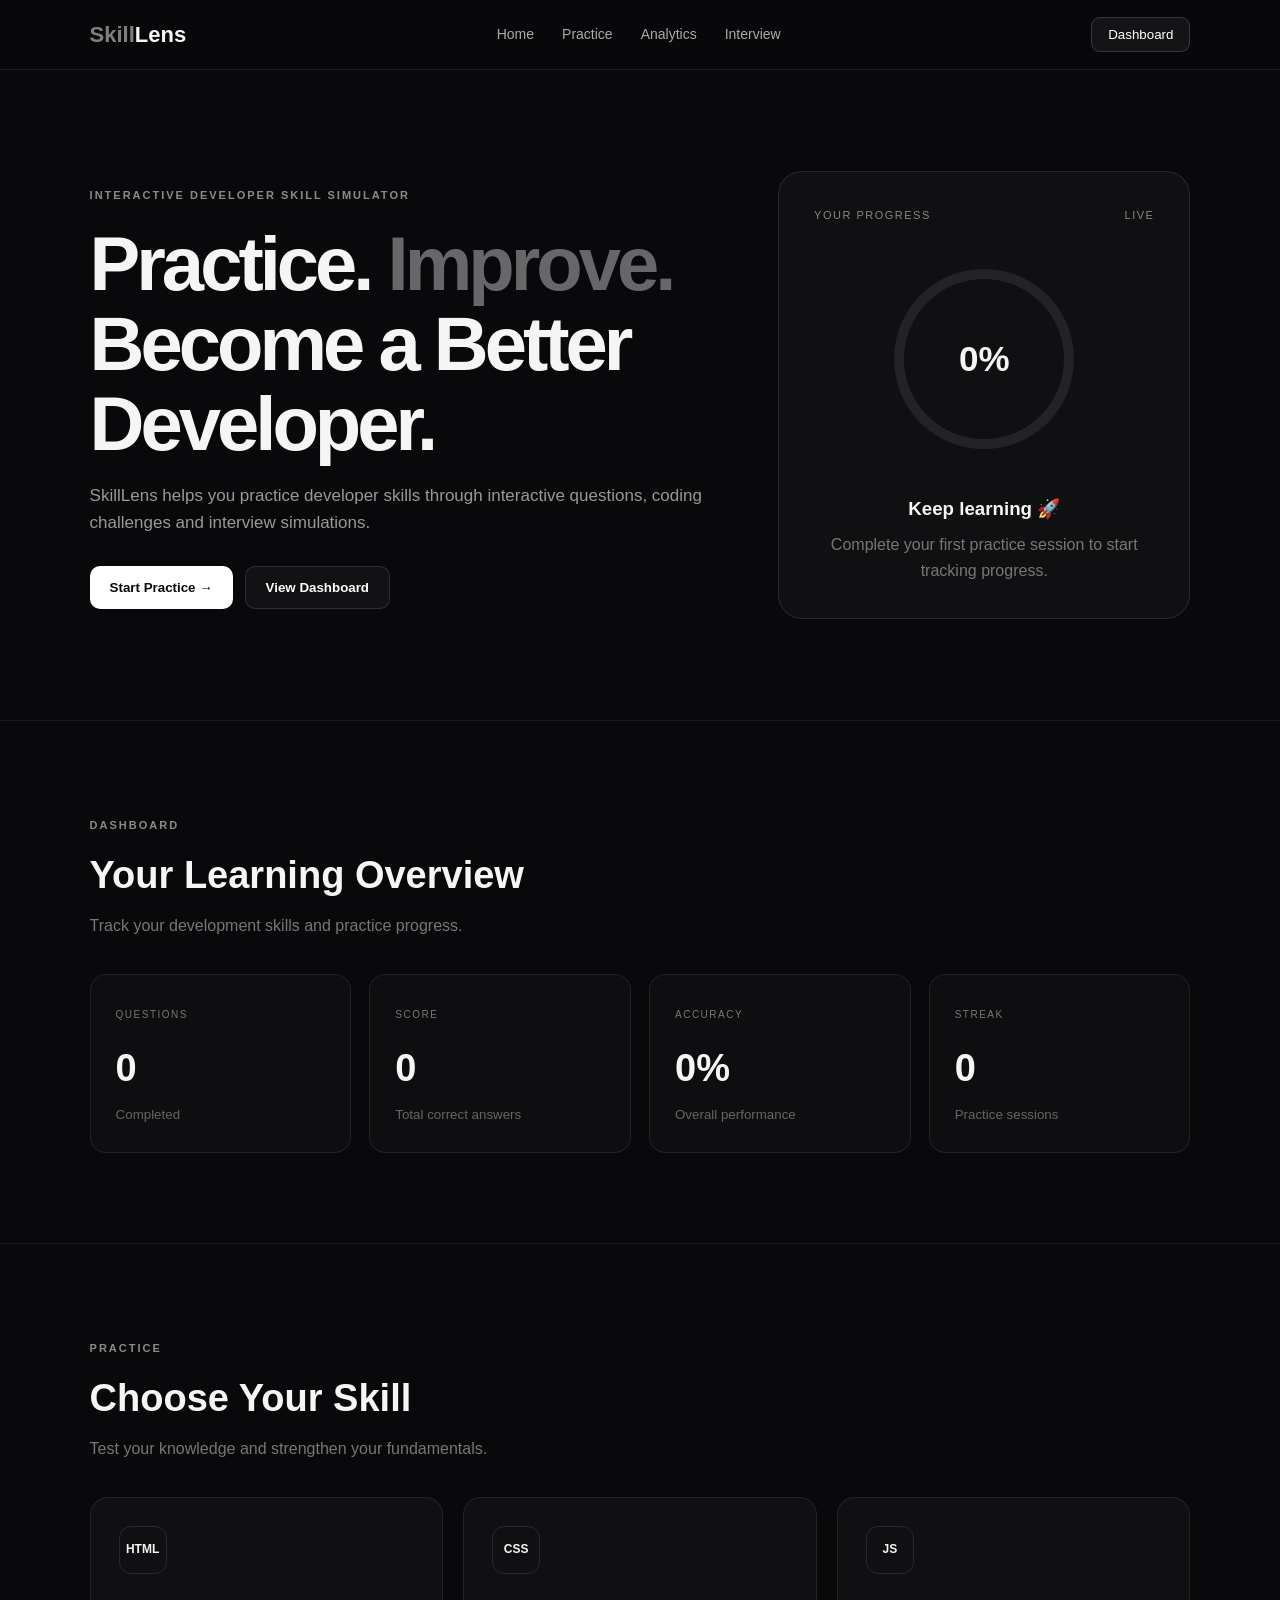
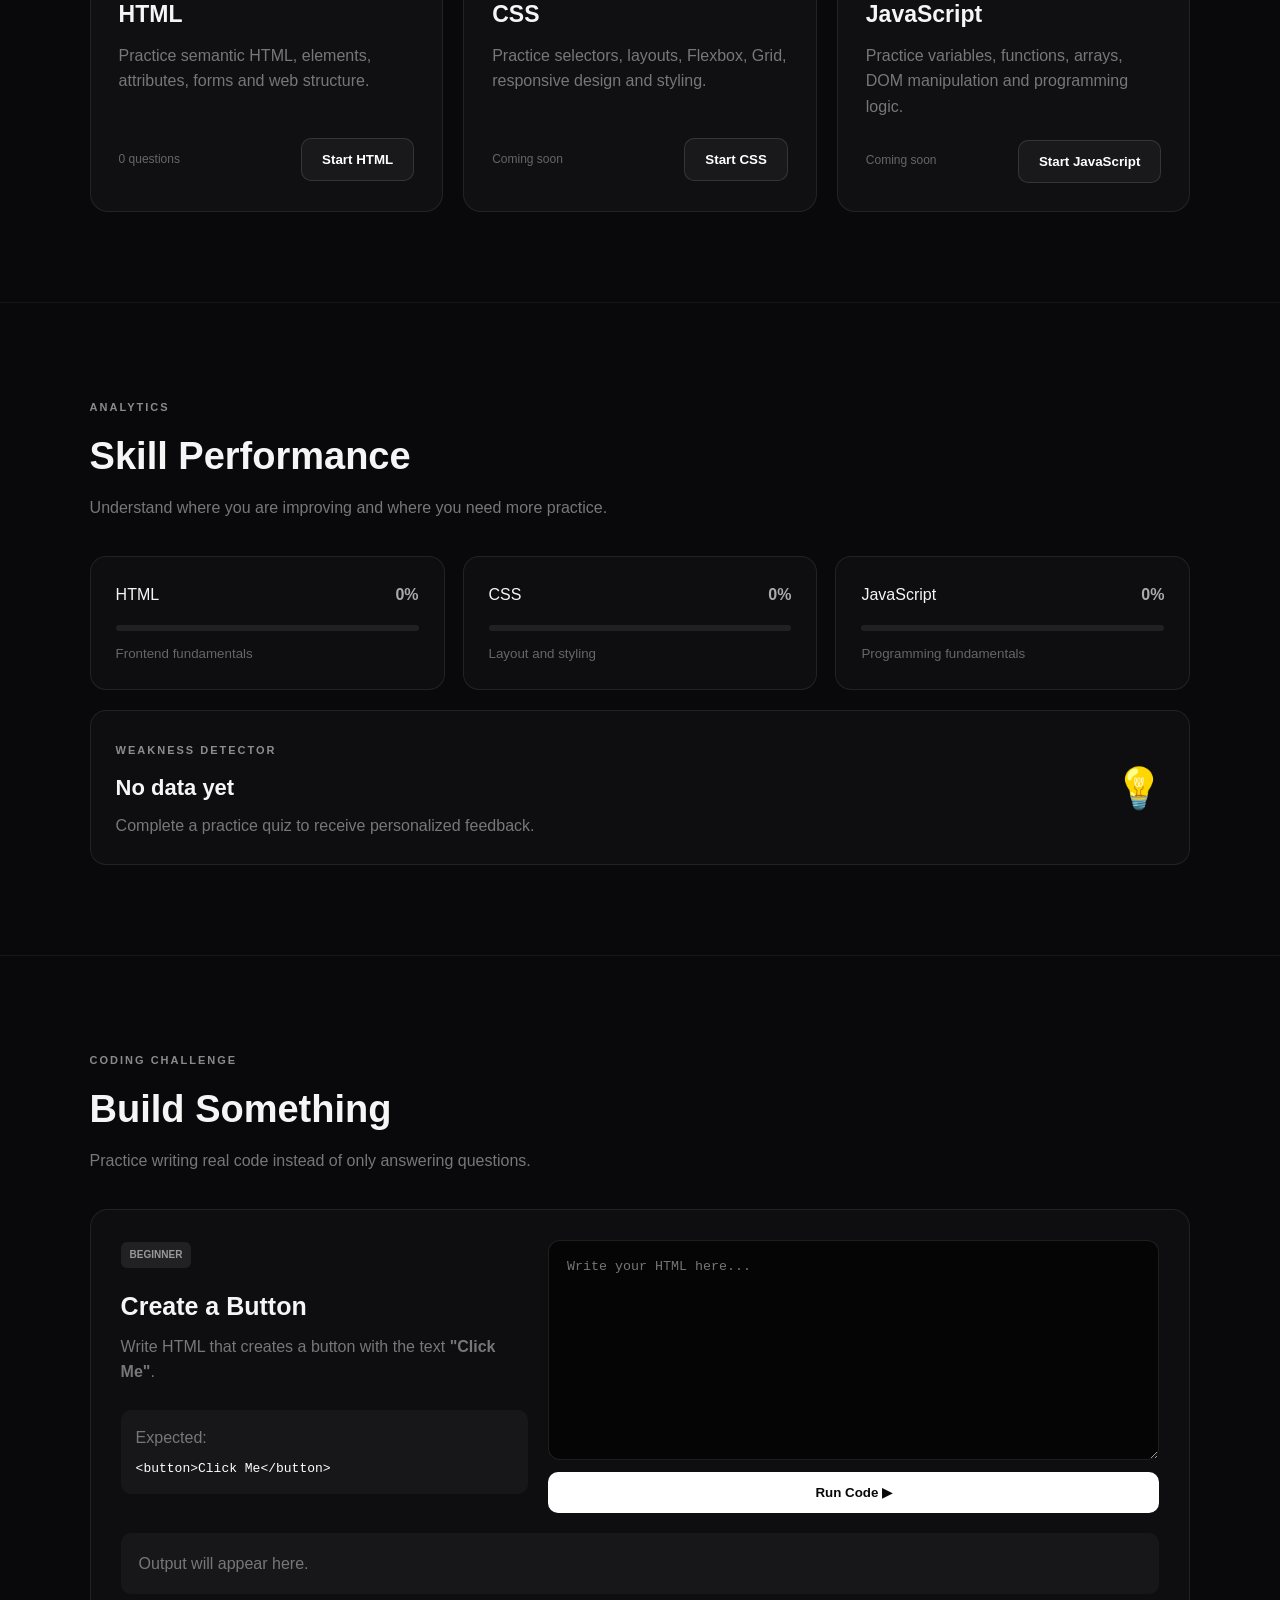
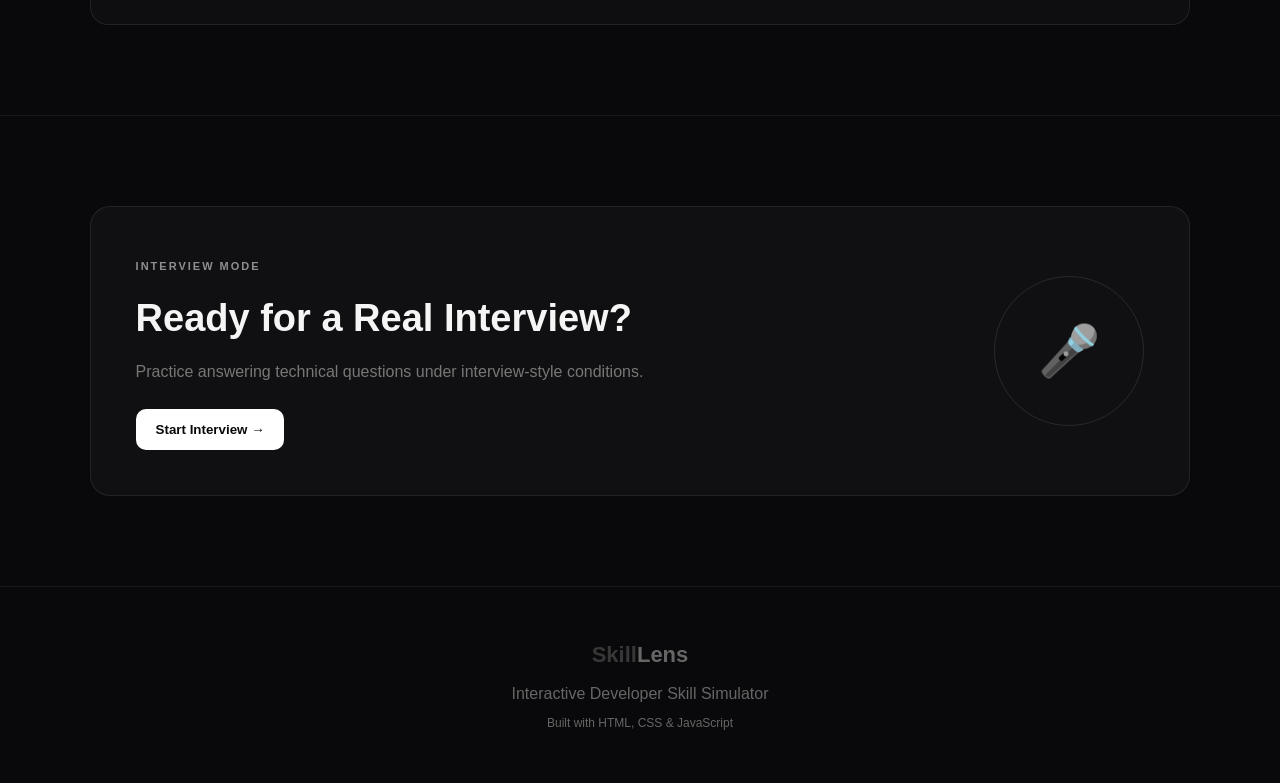
<file: index.html>
<!DOCTYPE html>
<html lang="en">
<head>
    <meta charset="UTF-8">
    <meta name="viewport" content="width=device-width, initial-scale=1.0">
    <title>SkillLens — Developer Skill Simulator</title>
    <link rel="stylesheet" href="style.css">
</head>

<body>

<header class="navbar">
    <div class="logo"><span>Skill</span>Lens</div>

    <nav>
        <a href="#home">Home</a>
        <a href="#practice">Practice</a>
        <a href="#analytics">Analytics</a>
        <a href="#interview">Interview</a>
    </nav>

    <button class="nav-btn" id="dashboardBtn">Dashboard</button>
</header>


<main>

    <!-- HERO -->
    <section class="hero" id="home">

        <div class="hero-content">
            <span class="hero-label">INTERACTIVE DEVELOPER SKILL SIMULATOR</span>

            <h1>
                Practice.
                <span>Improve.</span>
                Become a Better Developer.
            </h1>

            <p>
                SkillLens helps you practice developer skills through
                interactive questions, coding challenges and interview simulations.
            </p>

            <div class="hero-buttons">
                <button class="primary-btn" id="startPracticeBtn">
                    Start Practice →
                </button>

                <button class="secondary-btn" id="viewDashboardBtn">
                    View Dashboard
                </button>
            </div>
        </div>

        <div class="hero-card">
            <div class="hero-card-top">
                <span>YOUR PROGRESS</span>
                <span>LIVE</span>
            </div>

            <div class="progress-circle">
                <strong id="heroProgress">0%</strong>
            </div>

            <h3>Keep learning 🚀</h3>

            <p>
                Complete your first practice session to start tracking progress.
            </p>
        </div>

    </section>


    <!-- DASHBOARD -->
    <section class="dashboard-section" id="dashboard">

        <div class="section-header">
            <span class="section-label">DASHBOARD</span>
            <h2>Your Learning Overview</h2>
            <p>Track your development skills and practice progress.</p>
        </div>

        <div class="stats-grid">

            <div class="stat-card">
                <span>QUESTIONS</span>
                <strong id="questionsCompleted">0</strong>
                <small>Completed</small>
            </div>

            <div class="stat-card">
                <span>SCORE</span>
                <strong id="totalScore">0</strong>
                <small>Total correct answers</small>
            </div>

            <div class="stat-card">
                <span>ACCURACY</span>
                <strong id="accuracy">0%</strong>
                <small>Overall performance</small>
            </div>

            <div class="stat-card">
                <span>STREAK</span>
                <strong id="streak">0</strong>
                <small>Practice sessions</small>
            </div>

        </div>

    </section>


    <!-- PRACTICE -->
    <section class="practice-section" id="practice">

        <div class="section-header">
            <span class="section-label">PRACTICE</span>
            <h2>Choose Your Skill</h2>
            <p>Test your knowledge and strengthen your fundamentals.</p>
        </div>

        <div class="practice-cards">

            <article class="practice-card">

                <div class="card-icon">HTML</div>

                <h3>HTML</h3>

                <p>
                    Practice semantic HTML, elements, attributes,
                    forms and web structure.
                </p>

                <div class="card-footer">
                    <span id="htmlProgress">0 questions</span>

                    <button class="secondary-btn practice-btn" data-skill="html">
                        Start HTML
                    </button>
                </div>

            </article>


            <article class="practice-card">

                <div class="card-icon">CSS</div>

                <h3>CSS</h3>

                <p>
                    Practice selectors, layouts, Flexbox, Grid,
                    responsive design and styling.
                </p>

                <div class="card-footer">
                    <span>Coming soon</span>

                    <button class="secondary-btn practice-btn" data-skill="css">
                        Start CSS
                    </button>
                </div>

            </article>


            <article class="practice-card">

                <div class="card-icon">JS</div>

                <h3>JavaScript</h3>

                <p>
                    Practice variables, functions, arrays,
                    DOM manipulation and programming logic.
                </p>

                <div class="card-footer">
                    <span>Coming soon</span>

                    <button class="secondary-btn practice-btn" data-skill="javascript">
                        Start JavaScript
                    </button>
                </div>

            </article>

        </div>

    </section>


    <!-- QUIZ -->
    <section class="question-section" id="questionSection">

        <div class="question-box">

            <div class="quiz-top">

                <span class="section-label">HTML CHALLENGE</span>

                <div class="score-display">
                    Question <span id="questionNumber">1</span> / 3
                    &nbsp; | &nbsp;
                    Score: <span id="score">0</span>
                </div>

            </div>

            <div class="question-progress">
                <div id="questionProgressBar"></div>
            </div>

            <h2 id="questionText">
                What does HTML stand for?
            </h2>

            <div class="answer-options">

                <button class="answer-btn">
                    Hyper Text Markup Language
                </button>

                <button class="answer-btn">
                    High Text Machine Language
                </button>

                <button class="answer-btn">
                    Hyperlink Text Management Language
                </button>

                <button class="answer-btn">
                    Home Tool Markup Language
                </button>

            </div>

            <button class="next-btn" id="nextQuestionBtn" disabled>
                Next Question →
            </button>

        </div>

    </section>


    <!-- RESULT -->
    <section class="result-section" id="resultSection">

        <div class="result-box">

            <span class="section-label">QUIZ COMPLETE</span>

            <div class="result-icon">🎉</div>

            <h2>Great job!</h2>

            <p>Your final score</p>

            <div class="final-score">
                <span id="finalScore">0</span>
                <small>/ 3</small>
            </div>

            <div class="result-bar">
                <div id="resultBar"></div>
            </div>

            <p id="resultMessage">
                Keep practicing and improve your skills!
            </p>

            <div class="result-buttons">

                <button class="primary-btn" id="restartQuizBtn">
                    Restart Quiz ↻
                </button>

                <button class="secondary-btn" id="backToPracticeBtn">
                    Back to Practice
                </button>

            </div>

        </div>

    </section>


    <!-- ANALYTICS -->
    <section class="analytics-section" id="analytics">

        <div class="section-header">
            <span class="section-label">ANALYTICS</span>
            <h2>Skill Performance</h2>
            <p>
                Understand where you are improving and where you need more practice.
            </p>
        </div>

        <div class="analytics-grid">

            <div class="analytics-card">

                <div class="analytics-title">
                    <span>HTML</span>
                    <strong id="htmlAccuracy">0%</strong>
                </div>

                <div class="analytics-bar">
                    <div id="htmlAccuracyBar"></div>
                </div>

                <small>Frontend fundamentals</small>

            </div>


            <div class="analytics-card">

                <div class="analytics-title">
                    <span>CSS</span>
                    <strong>0%</strong>
                </div>

                <div class="analytics-bar">
                    <div></div>
                </div>

                <small>Layout and styling</small>

            </div>


            <div class="analytics-card">

                <div class="analytics-title">
                    <span>JavaScript</span>
                    <strong>0%</strong>
                </div>

                <div class="analytics-bar">
                    <div></div>
                </div>

                <small>Programming fundamentals</small>

            </div>

        </div>


        <div class="weakness-card">

            <div>
                <span class="section-label">WEAKNESS DETECTOR</span>

                <h3 id="weaknessTitle">
                    No data yet
                </h3>

                <p id="weaknessText">
                    Complete a practice quiz to receive personalized feedback.
                </p>
            </div>

            <div class="weakness-icon">
                💡
            </div>

        </div>

    </section>


    <!-- CODING CHALLENGE -->
    <section class="coding-section" id="coding">

        <div class="section-header">
            <span class="section-label">CODING CHALLENGE</span>

            <h2>Build Something</h2>

            <p>
                Practice writing real code instead of only answering questions.
            </p>
        </div>

        <div class="coding-card">

            <div class="coding-info">

                <span class="challenge-tag">BEGINNER</span>

                <h3>Create a Button</h3>

                <p>
                    Write HTML that creates a button with the text
                    <strong>"Click Me"</strong>.
                </p>

                <div class="expected-output">
                    Expected:
                    <code>&lt;button&gt;Click Me&lt;/button&gt;</code>
                </div>

            </div>


            <div class="code-editor">

                <textarea
                    id="codeInput"
                    spellcheck="false"
                    placeholder="Write your HTML here..."
                ></textarea>

                <button class="primary-btn" id="runCodeBtn">
                    Run Code ▶
                </button>

            </div>


            <div class="code-result" id="codeResult">
                Output will appear here.
            </div>

        </div>

    </section>


    <!-- INTERVIEW -->
    <section class="interview-section" id="interview">

        <div class="interview-card">

            <div class="interview-content">

                <span class="section-label">INTERVIEW MODE</span>

                <h2>Ready for a Real Interview?</h2>

                <p>
                    Practice answering technical questions under
                    interview-style conditions.
                </p>

                <button class="primary-btn" id="interviewBtn">
                    Start Interview →
                </button>

            </div>

            <div class="interview-visual">
                <div class="interview-circle">
                    🎤
                </div>
            </div>

        </div>

    </section>


    <!-- INTERVIEW MODAL -->
    <div class="modal" id="interviewModal">

        <div class="modal-box">

            <button class="close-btn" id="closeInterview">
                ×
            </button>

            <span class="section-label">
                INTERVIEW QUESTION
            </span>

            <div class="timer">
                <span id="timer">60</span>s
            </div>

            <h2 id="interviewQuestion">
                Explain what HTML is and why it is used.
            </h2>

            <textarea
                id="interviewAnswer"
                placeholder="Type your answer here..."
            ></textarea>

            <button class="primary-btn" id="submitInterview">
                Submit Answer
            </button>

            <p id="interviewFeedback"></p>

        </div>

    </div>

</main>


<footer>

    <div class="footer-logo">
        <span>Skill</span>Lens
    </div>

    <p>
        Interactive Developer Skill Simulator
    </p>

    <p class="copyright">
        Built with HTML, CSS & JavaScript
    </p>

</footer>


<script src="script.js"></script>

</body>
</html>
</file>
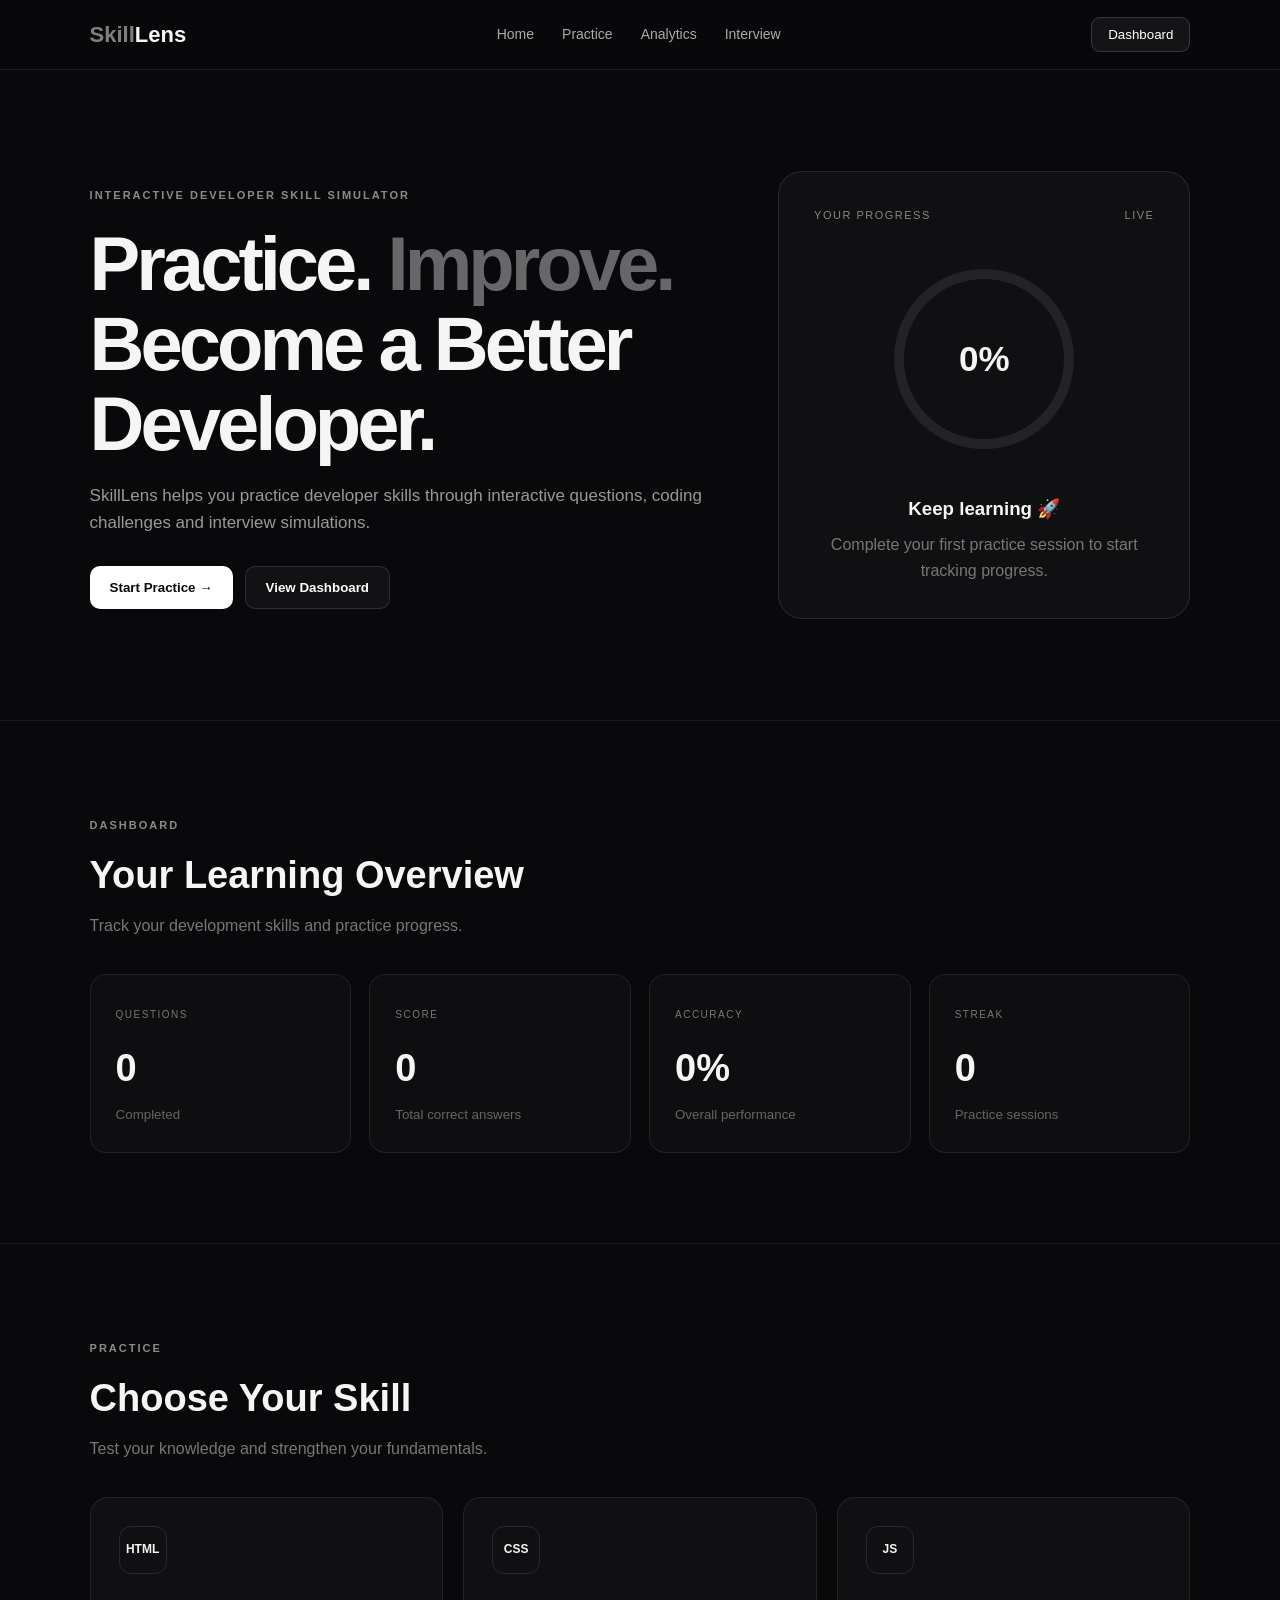
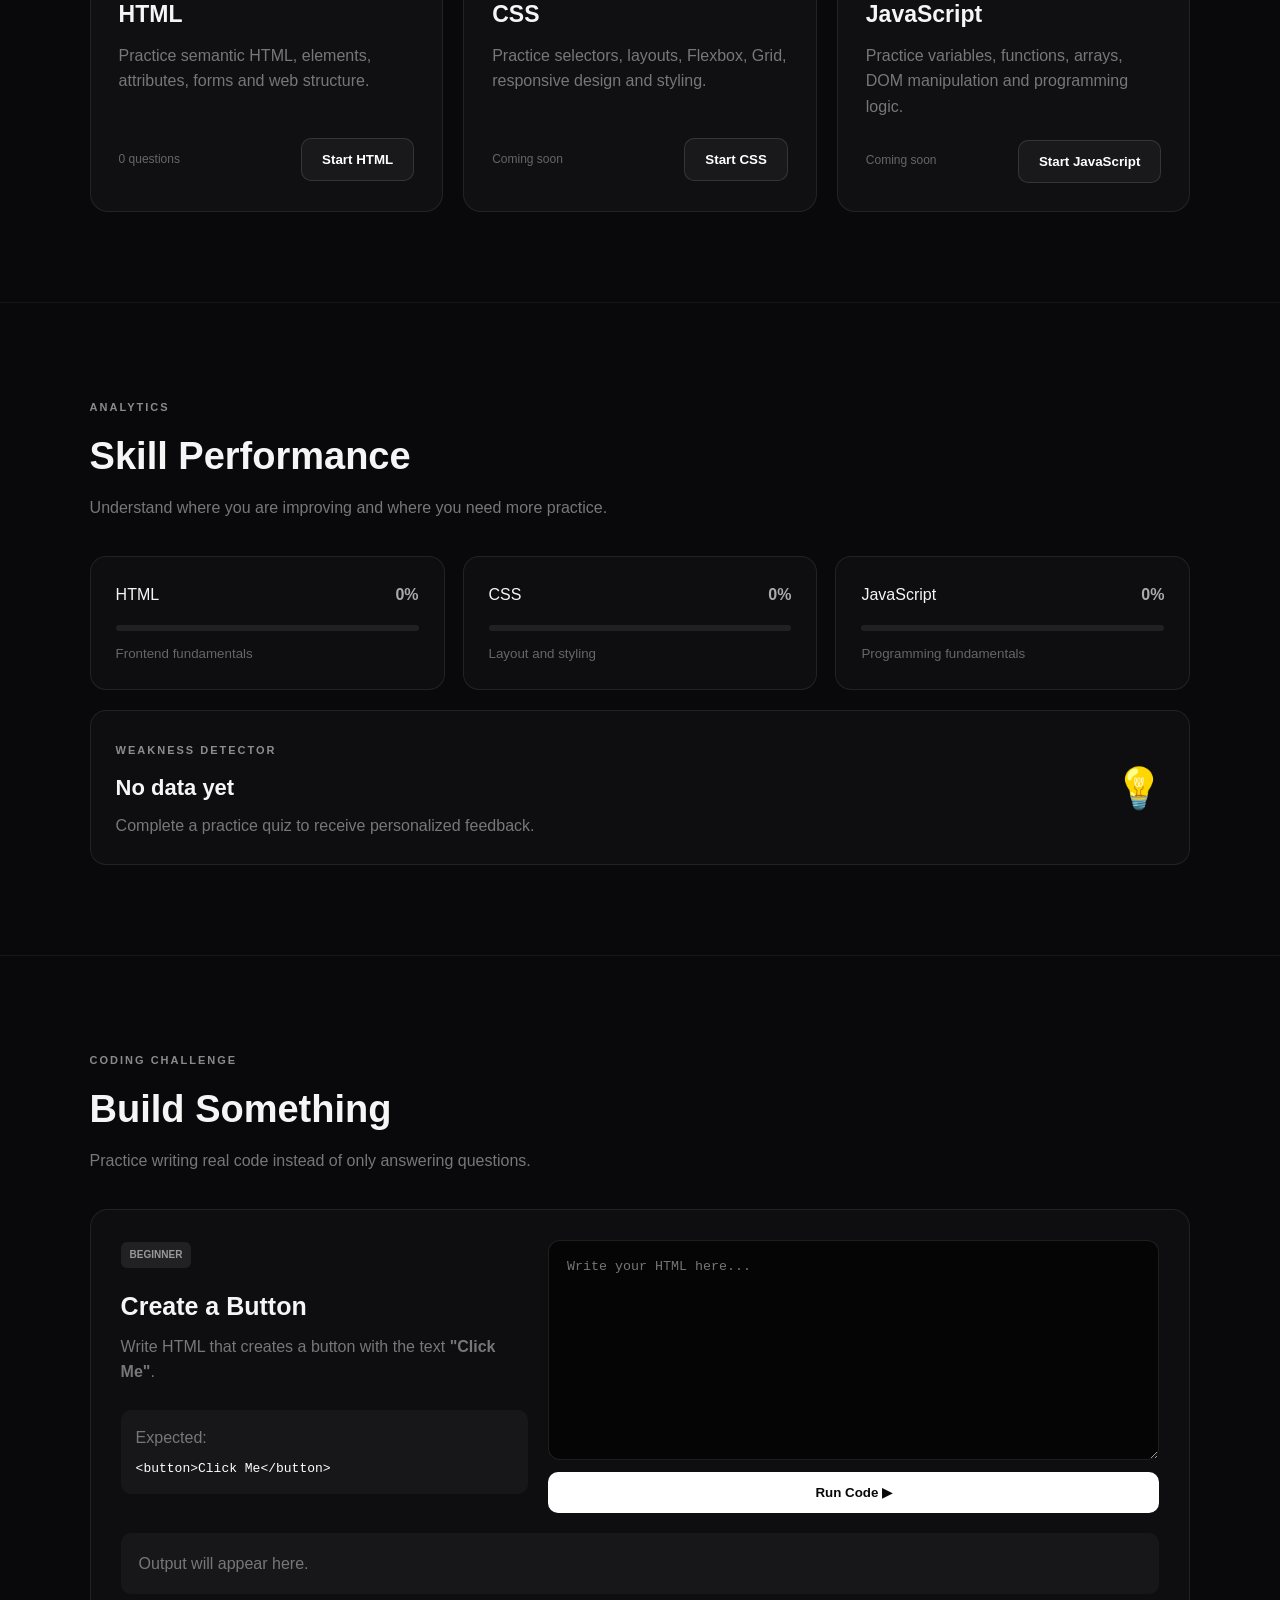
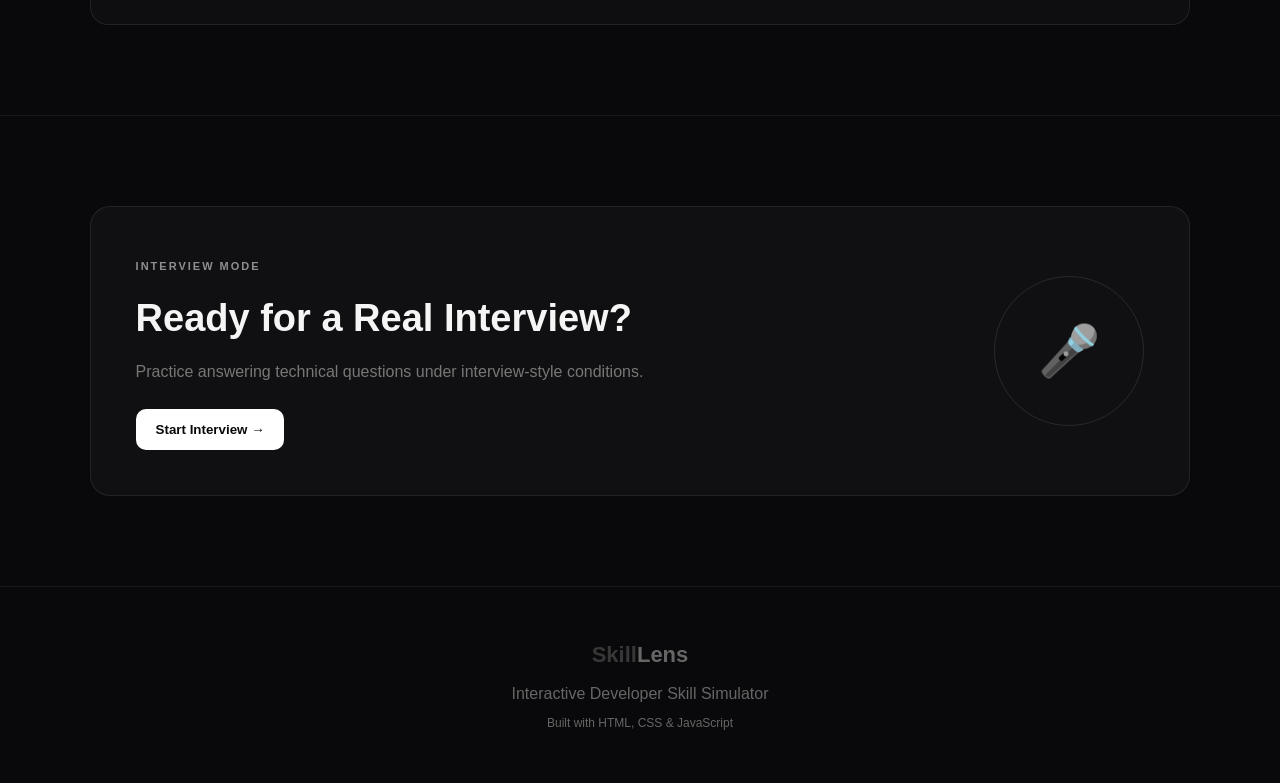
<file: touch index.html>
<!DOCTYPE html>
<html lang="en">
<head>
    <meta charset="UTF-8">
    <meta name="viewport" content="width=device-width, initial-scale=1.0">
    <title>SkillLens — Developer Skill Simulator</title>
    <link rel="stylesheet" href="style.css">
</head>

<body>

<header class="navbar">
    <div class="logo"><span>Skill</span>Lens</div>

    <nav>
        <a href="#home">Home</a>
        <a href="#practice">Practice</a>
        <a href="#analytics">Analytics</a>
        <a href="#interview">Interview</a>
    </nav>

    <button class="nav-btn" id="dashboardBtn">Dashboard</button>
</header>


<main>

    <!-- HERO -->
    <section class="hero" id="home">

        <div class="hero-content">
            <span class="hero-label">INTERACTIVE DEVELOPER SKILL SIMULATOR</span>

            <h1>
                Practice.
                <span>Improve.</span>
                Become a Better Developer.
            </h1>

            <p>
                SkillLens helps you practice developer skills through
                interactive questions, coding challenges and interview simulations.
            </p>

            <div class="hero-buttons">
                <button class="primary-btn" id="startPracticeBtn">
                    Start Practice →
                </button>

                <button class="secondary-btn" id="viewDashboardBtn">
                    View Dashboard
                </button>
            </div>
        </div>

        <div class="hero-card">
            <div class="hero-card-top">
                <span>YOUR PROGRESS</span>
                <span>LIVE</span>
            </div>

            <div class="progress-circle">
                <strong id="heroProgress">0%</strong>
            </div>

            <h3>Keep learning 🚀</h3>

            <p>
                Complete your first practice session to start tracking progress.
            </p>
        </div>

    </section>


    <!-- DASHBOARD -->
    <section class="dashboard-section" id="dashboard">

        <div class="section-header">
            <span class="section-label">DASHBOARD</span>
            <h2>Your Learning Overview</h2>
            <p>Track your development skills and practice progress.</p>
        </div>

        <div class="stats-grid">

            <div class="stat-card">
                <span>QUESTIONS</span>
                <strong id="questionsCompleted">0</strong>
                <small>Completed</small>
            </div>

            <div class="stat-card">
                <span>SCORE</span>
                <strong id="totalScore">0</strong>
                <small>Total correct answers</small>
            </div>

            <div class="stat-card">
                <span>ACCURACY</span>
                <strong id="accuracy">0%</strong>
                <small>Overall performance</small>
            </div>

            <div class="stat-card">
                <span>STREAK</span>
                <strong id="streak">0</strong>
                <small>Practice sessions</small>
            </div>

        </div>

    </section>


    <!-- PRACTICE -->
    <section class="practice-section" id="practice">

        <div class="section-header">
            <span class="section-label">PRACTICE</span>
            <h2>Choose Your Skill</h2>
            <p>Test your knowledge and strengthen your fundamentals.</p>
        </div>

        <div class="practice-cards">

            <article class="practice-card">

                <div class="card-icon">HTML</div>

                <h3>HTML</h3>

                <p>
                    Practice semantic HTML, elements, attributes,
                    forms and web structure.
                </p>

                <div class="card-footer">
                    <span id="htmlProgress">0 questions</span>

                    <button class="secondary-btn practice-btn" data-skill="html">
                        Start HTML
                    </button>
                </div>

            </article>


            <article class="practice-card">

                <div class="card-icon">CSS</div>

                <h3>CSS</h3>

                <p>
                    Practice selectors, layouts, Flexbox, Grid,
                    responsive design and styling.
                </p>

                <div class="card-footer">
                    <span>Coming soon</span>

                    <button class="secondary-btn practice-btn" data-skill="css">
                        Start CSS
                    </button>
                </div>

            </article>


            <article class="practice-card">

                <div class="card-icon">JS</div>

                <h3>JavaScript</h3>

                <p>
                    Practice variables, functions, arrays,
                    DOM manipulation and programming logic.
                </p>

                <div class="card-footer">
                    <span>Coming soon</span>

                    <button class="secondary-btn practice-btn" data-skill="javascript">
                        Start JavaScript
                    </button>
                </div>

            </article>

        </div>

    </section>


    <!-- QUIZ -->
    <section class="question-section" id="questionSection">

        <div class="question-box">

            <div class="quiz-top">

                <span class="section-label">HTML CHALLENGE</span>

                <div class="score-display">
                    Question <span id="questionNumber">1</span> / 3
                    &nbsp; | &nbsp;
                    Score: <span id="score">0</span>
                </div>

            </div>

            <div class="question-progress">
                <div id="questionProgressBar"></div>
            </div>

            <h2 id="questionText">
                What does HTML stand for?
            </h2>

            <div class="answer-options">

                <button class="answer-btn">
                    Hyper Text Markup Language
                </button>

                <button class="answer-btn">
                    High Text Machine Language
                </button>

                <button class="answer-btn">
                    Hyperlink Text Management Language
                </button>

                <button class="answer-btn">
                    Home Tool Markup Language
                </button>

            </div>

            <button class="next-btn" id="nextQuestionBtn" disabled>
                Next Question →
            </button>

        </div>

    </section>


    <!-- RESULT -->
    <section class="result-section" id="resultSection">

        <div class="result-box">

            <span class="section-label">QUIZ COMPLETE</span>

            <div class="result-icon">🎉</div>

            <h2>Great job!</h2>

            <p>Your final score</p>

            <div class="final-score">
                <span id="finalScore">0</span>
                <small>/ 3</small>
            </div>

            <div class="result-bar">
                <div id="resultBar"></div>
            </div>

            <p id="resultMessage">
                Keep practicing and improve your skills!
            </p>

            <div class="result-buttons">

                <button class="primary-btn" id="restartQuizBtn">
                    Restart Quiz ↻
                </button>

                <button class="secondary-btn" id="backToPracticeBtn">
                    Back to Practice
                </button>

            </div>

        </div>

    </section>


    <!-- ANALYTICS -->
    <section class="analytics-section" id="analytics">

        <div class="section-header">
            <span class="section-label">ANALYTICS</span>
            <h2>Skill Performance</h2>
            <p>
                Understand where you are improving and where you need more practice.
            </p>
        </div>

        <div class="analytics-grid">

            <div class="analytics-card">

                <div class="analytics-title">
                    <span>HTML</span>
                    <strong id="htmlAccuracy">0%</strong>
                </div>

                <div class="analytics-bar">
                    <div id="htmlAccuracyBar"></div>
                </div>

                <small>Frontend fundamentals</small>

            </div>


            <div class="analytics-card">

                <div class="analytics-title">
                    <span>CSS</span>
                    <strong>0%</strong>
                </div>

                <div class="analytics-bar">
                    <div></div>
                </div>

                <small>Layout and styling</small>

            </div>


            <div class="analytics-card">

                <div class="analytics-title">
                    <span>JavaScript</span>
                    <strong>0%</strong>
                </div>

                <div class="analytics-bar">
                    <div></div>
                </div>

                <small>Programming fundamentals</small>

            </div>

        </div>


        <div class="weakness-card">

            <div>
                <span class="section-label">WEAKNESS DETECTOR</span>

                <h3 id="weaknessTitle">
                    No data yet
                </h3>

                <p id="weaknessText">
                    Complete a practice quiz to receive personalized feedback.
                </p>
            </div>

            <div class="weakness-icon">
                💡
            </div>

        </div>

    </section>


    <!-- CODING CHALLENGE -->
    <section class="coding-section" id="coding">

        <div class="section-header">
            <span class="section-label">CODING CHALLENGE</span>

            <h2>Build Something</h2>

            <p>
                Practice writing real code instead of only answering questions.
            </p>
        </div>

        <div class="coding-card">

            <div class="coding-info">

                <span class="challenge-tag">BEGINNER</span>

                <h3>Create a Button</h3>

                <p>
                    Write HTML that creates a button with the text
                    <strong>"Click Me"</strong>.
                </p>

                <div class="expected-output">
                    Expected:
                    <code>&lt;button&gt;Click Me&lt;/button&gt;</code>
                </div>

            </div>


            <div class="code-editor">

                <textarea
                    id="codeInput"
                    spellcheck="false"
                    placeholder="Write your HTML here..."
                ></textarea>

                <button class="primary-btn" id="runCodeBtn">
                    Run Code ▶
                </button>

            </div>


            <div class="code-result" id="codeResult">
                Output will appear here.
            </div>

        </div>

    </section>


    <!-- INTERVIEW -->
    <section class="interview-section" id="interview">

        <div class="interview-card">

            <div class="interview-content">

                <span class="section-label">INTERVIEW MODE</span>

                <h2>Ready for a Real Interview?</h2>

                <p>
                    Practice answering technical questions under
                    interview-style conditions.
                </p>

                <button class="primary-btn" id="interviewBtn">
                    Start Interview →
                </button>

            </div>

            <div class="interview-visual">
                <div class="interview-circle">
                    🎤
                </div>
            </div>

        </div>

    </section>


    <!-- INTERVIEW MODAL -->
    <div class="modal" id="interviewModal">

        <div class="modal-box">

            <button class="close-btn" id="closeInterview">
                ×
            </button>

            <span class="section-label">
                INTERVIEW QUESTION
            </span>

            <div class="timer">
                <span id="timer">60</span>s
            </div>

            <h2 id="interviewQuestion">
                Explain what HTML is and why it is used.
            </h2>

            <textarea
                id="interviewAnswer"
                placeholder="Type your answer here..."
            ></textarea>

            <button class="primary-btn" id="submitInterview">
                Submit Answer
            </button>

            <p id="interviewFeedback"></p>

        </div>

    </div>

</main>


<footer>

    <div class="footer-logo">
        <span>Skill</span>Lens
    </div>

    <p>
        Interactive Developer Skill Simulator
    </p>

    <p class="copyright">
        Built with HTML, CSS & JavaScript
    </p>

</footer>


<script src="script.js"></script>

</body>
</html>
</file>
<file: style.css>
* {
    margin: 0;
    padding: 0;
    box-sizing: border-box;
}

html {
    scroll-behavior: smooth;
}

body {
    font-family: Arial, Helvetica, sans-serif;
    background: #09090b;
    color: #f5f5f5;
    line-height: 1.6;
}

button,
textarea {
    font-family: inherit;
}

button {
    cursor: pointer;
}

.navbar {
    width: 100%;
    min-height: 70px;
    padding: 0 7%;
    display: flex;
    align-items: center;
    justify-content: space-between;
    border-bottom: 1px solid rgba(255,255,255,0.08);
    background: rgba(9,9,11,0.92);
    position: sticky;
    top: 0;
    z-index: 100;
    backdrop-filter: blur(15px);
}

.logo,
.footer-logo {
    font-size: 22px;
    font-weight: 800;
}

.logo span,
.footer-logo span {
    opacity: 0.5;
}

.navbar nav {
    display: flex;
    gap: 28px;
}

.navbar nav a {
    color: #aaa;
    text-decoration: none;
    font-size: 14px;
}

.navbar nav a:hover {
    color: white;
}

.nav-btn {
    border: 1px solid rgba(255,255,255,0.15);
    background: rgba(255,255,255,0.05);
    color: white;
    padding: 9px 16px;
    border-radius: 9px;
}

.hero {
    min-height: 650px;
    padding: 100px 7%;
    display: grid;
    grid-template-columns: 1.2fr 0.8fr;
    align-items: center;
    gap: 70px;
}

.hero-label,
.section-label {
    font-size: 11px;
    font-weight: 800;
    letter-spacing: 2px;
    opacity: 0.55;
}

.hero h1 {
    max-width: 800px;
    margin: 18px 0;
    font-size: clamp(45px, 6vw, 76px);
    line-height: 1.05;
    letter-spacing: -4px;
}

.hero h1 span {
    opacity: 0.4;
}

.hero-content > p {
    max-width: 650px;
    color: #999;
    font-size: 17px;
}

.hero-buttons {
    display: flex;
    gap: 12px;
    margin-top: 30px;
}

.primary-btn,
.secondary-btn {
    border-radius: 10px;
    padding: 13px 20px;
    font-weight: 700;
    transition: 0.2s;
}

.primary-btn {
    border: none;
    background: white;
    color: #09090b;
}

.primary-btn:hover,
.secondary-btn:hover {
    transform: translateY(-2px);
}

.secondary-btn {
    border: 1px solid rgba(255,255,255,0.12);
    background: rgba(255,255,255,0.04);
    color: white;
}

.hero-card {
    padding: 35px;
    border: 1px solid rgba(255,255,255,0.1);
    border-radius: 24px;
    background: rgba(255,255,255,0.03);
}

.hero-card-top {
    display: flex;
    justify-content: space-between;
    color: #888;
    font-size: 11px;
    letter-spacing: 1.5px;
}

.progress-circle {
    width: 180px;
    height: 180px;
    margin: 45px auto;
    border-radius: 50%;
    border: 10px solid rgba(255,255,255,0.08);
    display: flex;
    align-items: center;
    justify-content: center;
}

.progress-circle strong {
    font-size: 35px;
}

.hero-card h3,
.hero-card p {
    text-align: center;
}

.hero-card p {
    color: #777;
    margin-top: 8px;
}

section {
    padding: 90px 7%;
}

.section-header {
    margin-bottom: 35px;
}

.section-header h2 {
    font-size: 38px;
    margin: 8px 0;
}

.section-header p {
    color: #777;
}

.dashboard-section,
.practice-section,
.analytics-section,
.coding-section,
.interview-section {
    border-top: 1px solid rgba(255,255,255,0.06);
}

.stats-grid {
    display: grid;
    grid-template-columns: repeat(4, 1fr);
    gap: 18px;
}

.stat-card {
    padding: 25px;
    min-height: 150px;
    border: 1px solid rgba(255,255,255,0.08);
    border-radius: 16px;
    background: rgba(255,255,255,0.025);
}

.stat-card span {
    font-size: 10px;
    letter-spacing: 1.5px;
    color: #777;
}

.stat-card strong {
    display: block;
    font-size: 38px;
    margin: 12px 0 3px;
}

.stat-card small {
    color: #666;
}

.practice-cards {
    display: grid;
    grid-template-columns: repeat(3, 1fr);
    gap: 20px;
}

.practice-card {
    padding: 28px;
    border: 1px solid rgba(255,255,255,0.08);
    border-radius: 18px;
    background: rgba(255,255,255,0.03);
    transition: 0.2s;
}

.practice-card:hover {
    transform: translateY(-5px);
    border-color: rgba(255,255,255,0.2);
}

.card-icon {
    width: 48px;
    height: 48px;
    border-radius: 12px;
    display: flex;
    align-items: center;
    justify-content: center;
    border: 1px solid rgba(255,255,255,0.1);
    font-size: 12px;
    font-weight: 800;
    margin-bottom: 22px;
}

.practice-card h3 {
    font-size: 23px;
}

.practice-card p {
    color: #777;
    min-height: 75px;
    margin: 10px 0 20px;
}

.card-footer {
    display: flex;
    justify-content: space-between;
    align-items: center;
}

.card-footer span {
    color: #666;
    font-size: 12px;
}

.question-section,
.result-section {
    display: none;
}

.question-box,
.result-box {
    max-width: 850px;
    margin: auto;
    padding: 40px;
    border: 1px solid rgba(255,255,255,0.1);
    border-radius: 20px;
    background: rgba(255,255,255,0.03);
}

.quiz-top {
    display: flex;
    justify-content: space-between;
    gap: 20px;
}

.score-display {
    font-size: 13px;
    color: #888;
}

.score-display span {
    color: white;
    font-weight: 700;
}

.question-progress,
.result-bar,
.analytics-bar {
    height: 6px;
    background: rgba(255,255,255,0.08);
    border-radius: 20px;
    overflow: hidden;
}

.question-progress {
    margin: 25px 0;
}

#questionProgressBar,
#resultBar,
.analytics-bar div {
    height: 100%;
    background: white;
    transition: width 0.4s;
}

#questionProgressBar {
    width: 33.33%;
}

.question-box h2 {
    font-size: 30px;
    margin: 30px 0;
}

.answer-options {
    display: grid;
    gap: 12px;
}

.answer-btn {
    padding: 16px 20px;
    border: 1px solid rgba(255,255,255,0.1);
    border-radius: 12px;
    background: rgba(255,255,255,0.035);
    color: white;
    text-align: left;
    font-size: 15px;
}

.answer-btn:hover:not(:disabled) {
    transform: translateX(5px);
    border-color: rgba(255,255,255,0.3);
}

.answer-btn.correct {
    border-color: #4ade80;
    background: rgba(74,222,128,0.08);
}

.answer-btn.wrong {
    border-color: #f87171;
    background: rgba(248,113,113,0.08);
}

.answer-btn:disabled {
    cursor: default;
}

.next-btn {
    margin-top: 22px;
    padding: 13px 22px;
    border: none;
    border-radius: 10px;
    background: white;
    color: #09090b;
    font-weight: 700;
    opacity: 0.4;
}

.next-btn:not(:disabled) {
    opacity: 1;
}

.result-box {
    max-width: 600px;
    text-align: center;
}

.result-icon {
    font-size: 45px;
    margin: 20px 0;
}

.result-box h2 {
    font-size: 34px;
}

.result-box p {
    color: #777;
}

.final-score {
    margin: 20px 0;
    font-size: 65px;
    font-weight: 800;
}

.final-score small {
    font-size: 28px;
    color: #777;
}

.result-bar {
    margin-bottom: 25px;
}

#resultBar {
    width: 0%;
}

.result-buttons {
    display: flex;
    justify-content: center;
    gap: 12px;
    margin-top: 25px;
}

.analytics-grid {
    display: grid;
    grid-template-columns: repeat(3, 1fr);
    gap: 18px;
}

.analytics-card,
.weakness-card {
    padding: 25px;
    border: 1px solid rgba(255,255,255,0.08);
    border-radius: 16px;
    background: rgba(255,255,255,0.025);
}

.analytics-title {
    display: flex;
    justify-content: space-between;
    margin-bottom: 18px;
}

.analytics-title strong {
    color: #aaa;
}

.analytics-bar div {
    width: 0%;
}

.analytics-card small {
    display: block;
    color: #666;
    margin-top: 12px;
}

.weakness-card {
    margin-top: 20px;
    display: flex;
    justify-content: space-between;
    align-items: center;
}

.weakness-card h3 {
    margin: 8px 0;
    font-size: 22px;
}

.weakness-card p {
    color: #777;
}

.weakness-icon {
    font-size: 40px;
}

.coding-card {
    display: grid;
    grid-template-columns: 0.8fr 1.2fr;
    gap: 20px;
    padding: 30px;
    border: 1px solid rgba(255,255,255,0.08);
    border-radius: 18px;
    background: rgba(255,255,255,0.025);
}

.challenge-tag {
    display: inline-block;
    padding: 5px 9px;
    border-radius: 6px;
    background: rgba(255,255,255,0.08);
    color: #999;
    font-size: 10px;
    font-weight: 700;
}

.coding-info h3 {
    font-size: 25px;
    margin: 18px 0 8px;
}

.coding-info p {
    color: #777;
}

.expected-output {
    margin-top: 25px;
    padding: 15px;
    border-radius: 10px;
    background: rgba(255,255,255,0.04);
    color: #777;
}

.expected-output code {
    display: block;
    margin-top: 8px;
    color: white;
}

.code-editor {
    display: flex;
    flex-direction: column;
    gap: 12px;
}

.code-editor textarea {
    min-height: 220px;
    width: 100%;
    resize: vertical;
    padding: 18px;
    border: 1px solid rgba(255,255,255,0.1);
    border-radius: 12px;
    background: #050505;
    color: white;
    outline: none;
    font-family: monospace;
}

.code-result {
    grid-column: 1 / -1;
    padding: 18px;
    border-radius: 10px;
    background: rgba(255,255,255,0.04);
    color: #777;
}

.interview-card {
    display: flex;
    align-items: center;
    justify-content: space-between;
    gap: 30px;
    padding: 45px;
    border: 1px solid rgba(255,255,255,0.08);
    border-radius: 20px;
    background: rgba(255,255,255,0.03);
}

.interview-content {
    max-width: 650px;
}

.interview-content h2 {
    font-size: 38px;
    margin: 10px 0;
}

.interview-content p {
    color: #777;
    margin-bottom: 25px;
}

.interview-circle {
    width: 150px;
    height: 150px;
    border-radius: 50%;
    border: 1px solid rgba(255,255,255,0.1);
    display: flex;
    align-items: center;
    justify-content: center;
    font-size: 50px;
}

.modal {
    position: fixed;
    inset: 0;
    display: none;
    align-items: center;
    justify-content: center;
    padding: 20px;
    background: rgba(0,0,0,0.8);
    z-index: 200;
}

.modal.active {
    display: flex;
}

.modal-box {
    width: min(650px, 100%);
    padding: 35px;
    position: relative;
    border: 1px solid rgba(255,255,255,0.12);
    border-radius: 20px;
    background: #101012;
}

.close-btn {
    position: absolute;
    top: 15px;
    right: 18px;
    border: none;
    background: transparent;
    color: #888;
    font-size: 30px;
}

.timer {
    margin: 20px 0;
    color: #aaa;
}

#interviewAnswer {
    width: 100%;
    min-height: 150px;
    padding: 15px;
    resize: vertical;
    border: 1px solid rgba(255,255,255,0.1);
    border-radius: 10px;
    background: #080808;
    color: white;
    outline: none;
    margin: 20px 0 15px;
}

#interviewFeedback {
    margin-top: 15px;
    color: #aaa;
}

footer {
    padding: 50px 7%;
    border-top: 1px solid rgba(255,255,255,0.06);
    text-align: center;
    color: #666;
}

footer p {
    margin-top: 8px;
}

.copyright {
    font-size: 12px;
}

@media (max-width: 900px) {

    .hero {
        grid-template-columns: 1fr;
    }

    .stats-grid {
        grid-template-columns: repeat(2, 1fr);
    }

    .practice-cards,
    .analytics-grid {
        grid-template-columns: 1fr;
    }

    .coding-card {
        grid-template-columns: 1fr;
    }

    .navbar nav {
        display: none;
    }
}

@media (max-width: 600px) {

    section {
        padding: 65px 5%;
    }

    .navbar {
        padding: 0 5%;
    }

    .hero {
        padding: 70px 5%;
    }

    .hero h1 {
        font-size: 45px;
        letter-spacing: -2px;
    }

    .hero-buttons,
    .result-buttons {
        flex-direction: column;
    }

    .stats-grid {
        grid-template-columns: 1fr;
    }

    .question-box,
    .result-box,
    .interview-card,
    .coding-card {
        padding: 25px;
    }

    .quiz-top {
        flex-direction: column;
    }

    .question-box h2 {
        font-size: 24px;
    }

    .final-score {
        font-size: 50px;
    }

    .interview-card {
        flex-direction: column;
        align-items: flex-start;
    }

    .interview-circle {
        width: 100px;
        height: 100px;
        font-size: 35px;
    }
}
</file>
